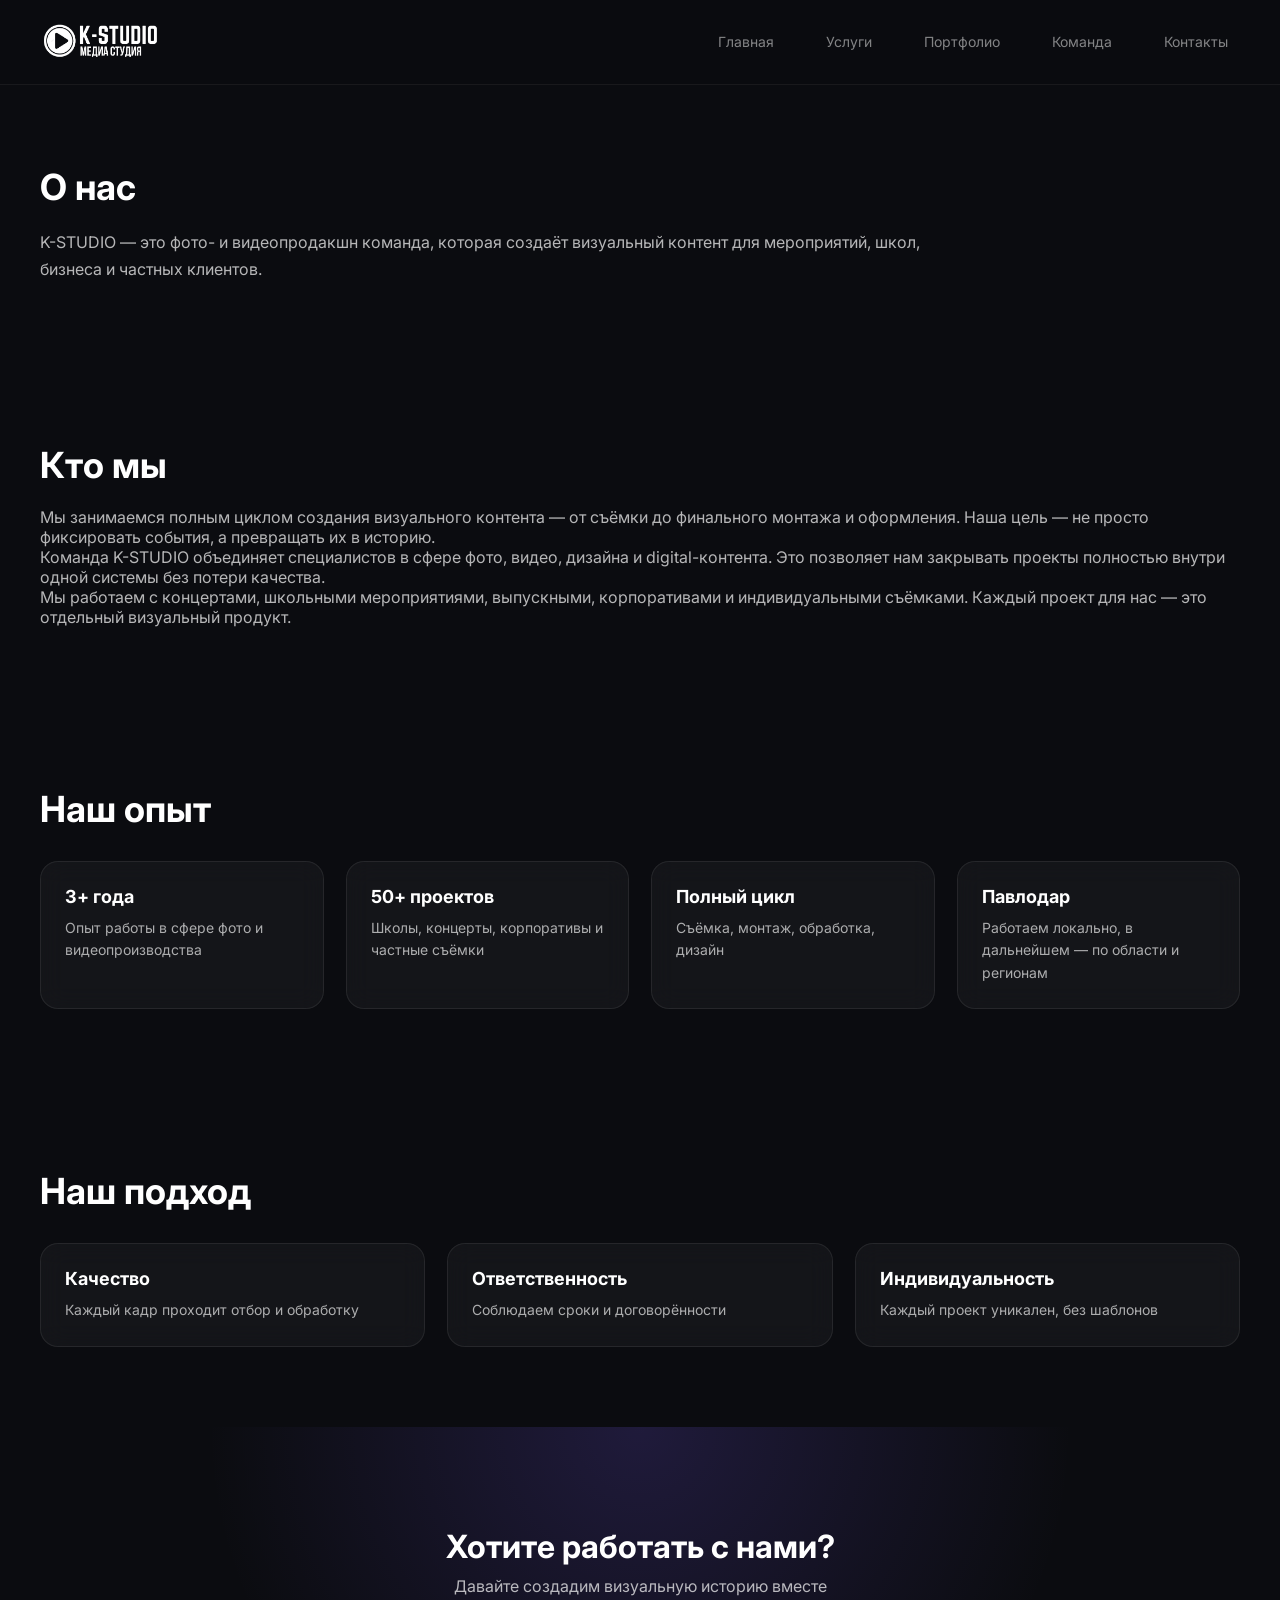
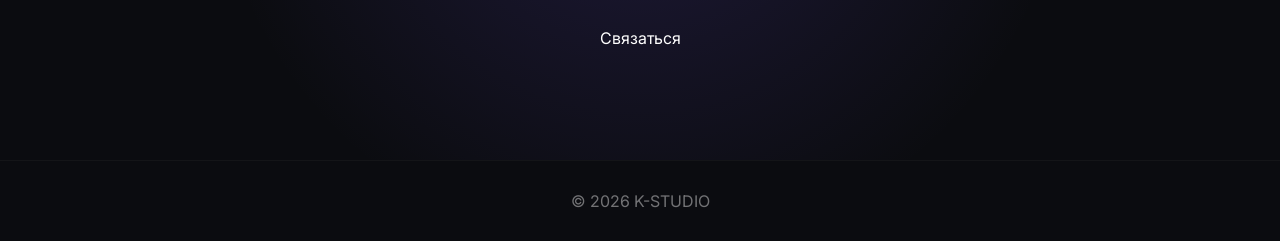
<file: pages/about.html>
<!DOCTYPE html>
<html lang="ru">
<head>
  <meta charset="UTF-8" />
  <meta name="viewport" content="width=device-width, initial-scale=1.0"/>
  <title>K-STUDIO | О нас</title>

  <link rel="stylesheet" href="../css/style.css">
  <link rel="shortcut icon" href="/assets/images/2.png" type="image/x-icon">
  <link href="https://fonts.googleapis.com/css2?family=Inter:wght@300;400;600;800&display=swap" rel="stylesheet">
</head>

<body>

<!-- HEADER -->
<header class="header">
  <div class="logo"><img src="/assets/images/1.png" alt=""></div>

<!-- BURGER -->
        <div class="burger" id="burger">
            <span></span>
            <span></span>
            <span></span>
        </div>

        <nav class="nav" id="nav">
    <a href="../index.html">Главная</a>
    <a href="services.html">Услуги</a>
    <a href="portfolio.html">Портфолио</a>
    <a href="team.html">Команда</a>
    <a href="contact.html">Контакты</a>
  </nav>
</header>

<!-- HERO -->
<section class="section">

  <h1 class="title">О нас</h1>

  <p style="color: rgba(255,255,255,0.7); max-width: 900px; line-height: 1.7;">
    K-STUDIO — это фото- и видеопродакшн команда, которая создаёт визуальный контент для мероприятий, школ, бизнеса и частных клиентов.
  </p>

</section>

<!-- ABOUT TEXT -->
<section class="section">

  <div class="services-intro">

    <h2 class="title">Кто мы</h2>

    <p class="intro-text">
      Мы занимаемся полным циклом создания визуального контента — от съёмки до финального монтажа и оформления.
      Наша цель — не просто фиксировать события, а превращать их в историю.
    </p>

    <p class="intro-text">
      Команда K-STUDIO объединяет специалистов в сфере фото, видео, дизайна и digital-контента.
      Это позволяет нам закрывать проекты полностью внутри одной системы без потери качества.
    </p>

    <p class="intro-text">
      Мы работаем с концертами, школьными мероприятиями, выпускными, корпоративами и индивидуальными съёмками.
      Каждый проект для нас — это отдельный визуальный продукт.
    </p>

  </div>

</section>

<!-- NUMBERS -->
<section class="section">

  <h2 class="title">Наш опыт</h2>

  <div class="services-grid">

    <div class="service-card">
      <h3>3+ года</h3>
      <p>Опыт работы в сфере фото и видеопроизводства</p>
    </div>

    <div class="service-card">
      <h3>50+ проектов</h3>
      <p>Школы, концерты, корпоративы и частные съёмки</p>
    </div>

    <div class="service-card">
      <h3>Полный цикл</h3>
      <p>Съёмка, монтаж, обработка, дизайн</p>
    </div>

    <div class="service-card">
      <h3>Павлодар</h3>
      <p>Работаем локально, в дальнейшем — по области и регионам</p>
    </div>

  </div>

</section>

<!-- PRINCIPLES -->
<section class="section">

  <h2 class="title">Наш подход</h2>

  <div class="services-grid">

    <div class="service-card">
      <h3>Качество</h3>
      <p>Каждый кадр проходит отбор и обработку</p>
    </div>

    <div class="service-card">
      <h3>Ответственность</h3>
      <p>Соблюдаем сроки и договорённости</p>
    </div>

    <div class="service-card">
      <h3>Индивидуальность</h3>
      <p>Каждый проект уникален, без шаблонов</p>
    </div>

  </div>

</section>

<!-- CTA -->
<section class="cta">

  <h2>Хотите работать с нами?</h2>

  <p style="color: rgba(255,255,255,0.7); margin-top: 10px;">
    Давайте создадим визуальную историю вместе
  </p>

  <a href="contact.html" class="btn">Связаться</a>

</section>

<!-- FOOTER -->
<footer class="footer">
  <p>© 2026 K-STUDIO</p>
</footer>


<script src="/js/main.js"></script>
</body>
</html>
</file>
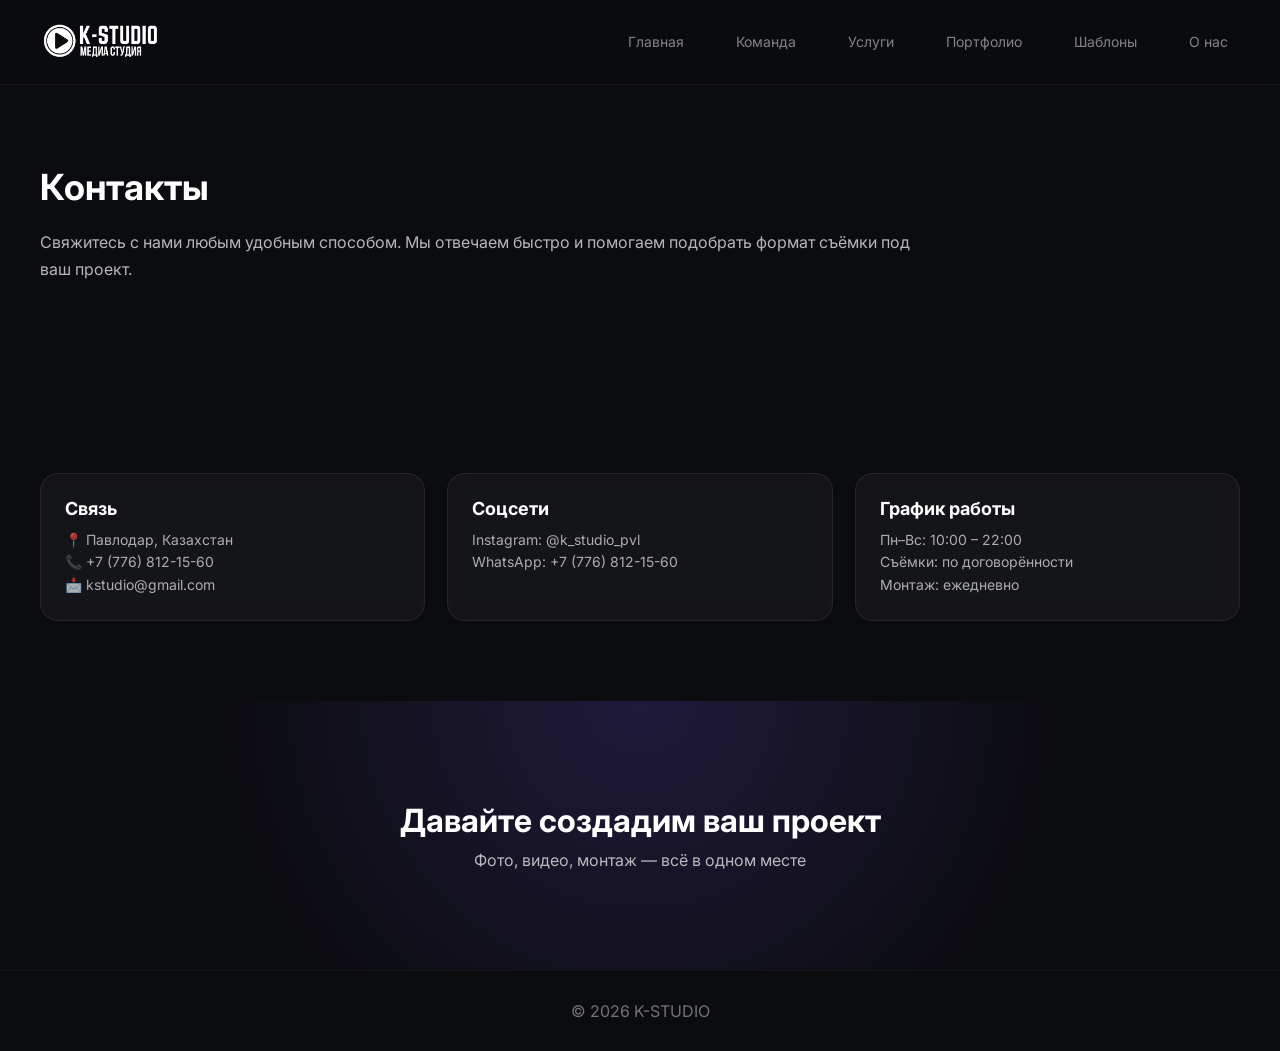
<file: pages/contact.html>
<!DOCTYPE html>
<html lang="ru">
<head>
  <meta charset="UTF-8" />
  <meta name="viewport" content="width=device-width, initial-scale=1.0"/>
  <title>K-STUDIO | Контакты</title>

  <link rel="stylesheet" href="../css/style.css">
  <link rel="shortcut icon" href="/assets/images/2.png" type="image/x-icon">
  <link href="https://fonts.googleapis.com/css2?family=Inter:wght@300;400;600;800&display=swap" rel="stylesheet">
</head>

<body>

<!-- HEADER -->
<header class="header">
  <div class="logo"><img src="/assets/images/1.png" alt=""></div>

  <!-- BURGER -->
        <div class="burger" id="burger">
            <span></span>
            <span></span>
            <span></span>
        </div>

        <nav class="nav" id="nav">
    <a href="../index.html">Главная</a>
    <a href="team.html">Команда</a>
    <a href="services.html">Услуги</a>
    <a href="portfolio.html">Портфолио</a>
    <a href="school-albums.html">Шаблоны</a>
    <a href="about.html">О нас</a>
  </nav>
</header>

<!-- HERO -->
<section class="section">

  <h1 class="title">Контакты</h1>

  <p style="color: rgba(255,255,255,0.7); max-width: 900px; line-height: 1.7;">
    Свяжитесь с нами любым удобным способом. Мы отвечаем быстро и помогаем подобрать формат съёмки под ваш проект.
  </p>

</section>

<!-- CONTACT BLOCK -->
<section class="section">

  <div class="services-grid">

    <!-- CONTACT INFO -->
    <div class="service-card">

      <h3>Связь</h3>

      <p>📍 Павлодар, Казахстан</p>
      <p>📞 +7 (776) 812-15-60</p>
      <p>📩 kstudio@gmail.com</p>

    </div>

    <!-- SOCIALS -->
    <div class="service-card">

      <h3>Соцсети</h3>

      <p><a href="https://www.instagram.com/k_studio_pvl">Instagram: @k_studio_pvl</a></p>
      <p><a href="https://wa.me/77768121560">WhatsApp: +7 (776) 812-15-60</a></p>
      <!-- <p>TikTok: @kstudio</p> -->
      <!-- <p>YouTube: K-STUDIO</p> -->

    </div>

    <!-- INFO -->
    <div class="service-card">

      <h3>График работы</h3>

      <p>Пн–Вс: 10:00 – 22:00</p>
      <p>Съёмки: по договорённости</p>
      <p>Монтаж: ежедневно</p>

    </div>

  </div>

</section>

<!-- CTA -->
<section class="cta">

  <h2>Давайте создадим ваш проект</h2>

  <p style="color: rgba(255,255,255,0.7); margin-top: 10px;">
    Фото, видео, монтаж — всё в одном месте
  </p>

</section>

<!-- FOOTER -->
<footer class="footer">
  <p>© 2026 K-STUDIO</p>
</footer>

<script src="/js/main.js"></script>
</body>
</html>
</file>
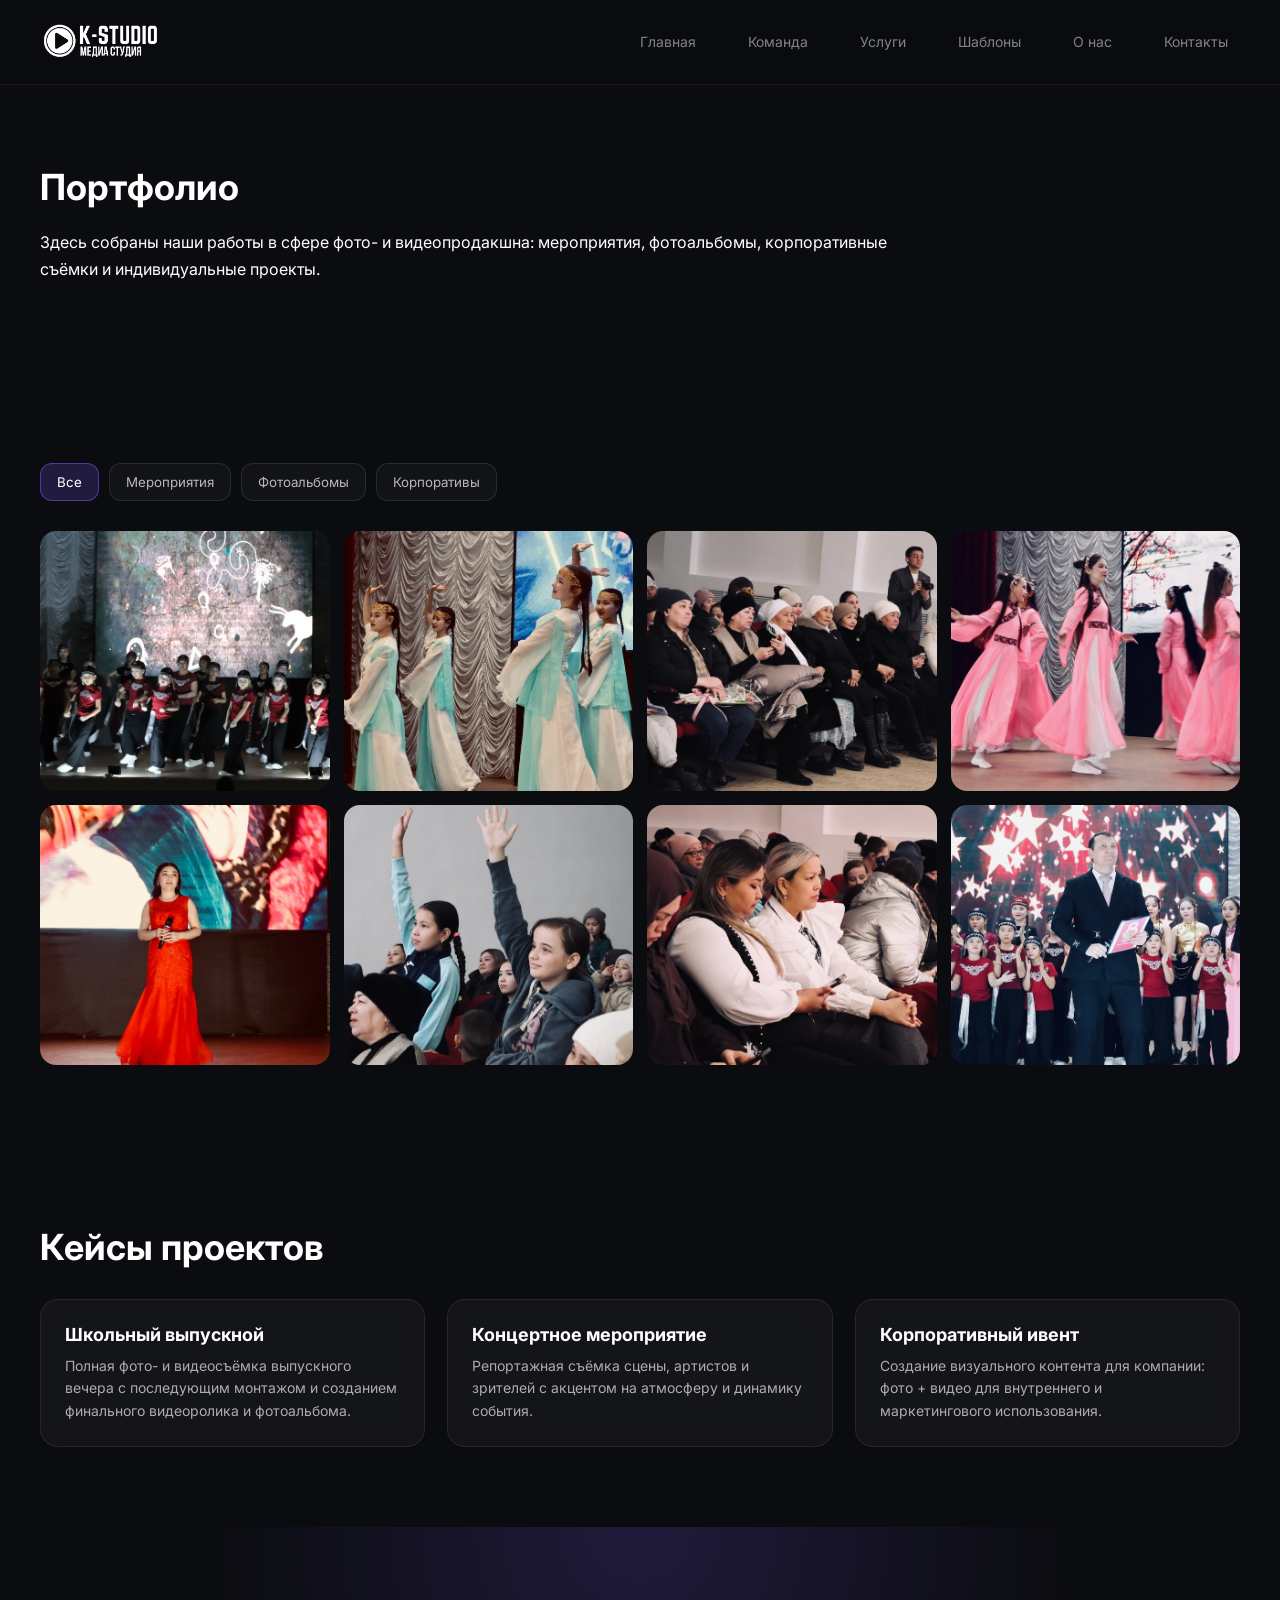
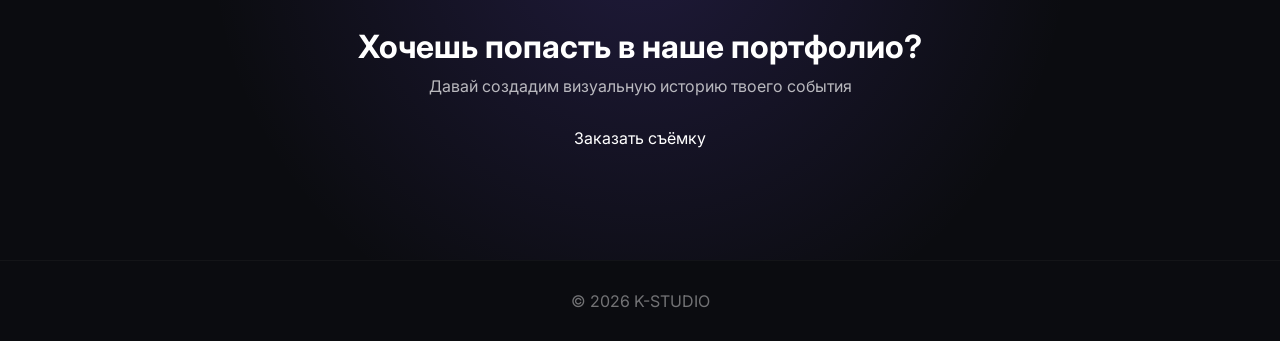
<file: pages/portfolio.html>
<!DOCTYPE html>
<html lang="ru">
<head>
  <meta charset="UTF-8" />
  <meta name="viewport" content="width=device-width, initial-scale=1.0"/>
  <title>K-STUDIO | Портфолио</title>

  <link rel="stylesheet" href="../css/style.css">
  <link rel="shortcut icon" href="/assets/images/2.png" type="image/x-icon">
  <link href="https://fonts.googleapis.com/css2?family=Inter:wght@300;400;600;800&display=swap" rel="stylesheet">
</head>

<body>

<!-- HEADER -->
<header class="header">
  <div class="logo"><img src="/assets/images/1.png" alt=""></div>

  <!-- BURGER -->
        <div class="burger" id="burger">
            <span></span>
            <span></span>
            <span></span>
        </div>

        <nav class="nav" id="nav">
    <a href="../index.html">Главная</a>
    <a href="team.html">Команда</a>
    <a href="services.html">Услуги</a>
    <a href="school-albums.html">Шаблоны</a>
    <a href="about.html">О нас</a>
    <a href="contact.html">Контакты</a>
  </nav>
</header>

<!-- HERO -->
<section class="section">

  <h1 class="title">Портфолио</h1>

  <p style="color: var(--muted); max-width: 900px; line-height: 1.7;">
    Здесь собраны наши работы в сфере фото- и видеопродакшна:
    мероприятия, фотоальбомы, корпоративные съёмки и индивидуальные проекты.
  </p>

</section>

<!-- FILTERS -->
<section class="section">

  <div class="portfolio-filters">

    <button class="filter-btn active" data-filter="all">Все</button>
    <button class="filter-btn" data-filter="events">Мероприятия</button>
    <button class="filter-btn" data-filter="albums">Фотоальбомы</button>
    <button class="filter-btn" data-filter="corporate">Корпоративы</button>

  </div>

  <!-- GALLERY -->
  <div class="portfolio-grid">

    <img src="../assets/images/portfolio/1.jpg" data-category="events" alt="">
    <img src="../assets/images/portfolio/2.jpg" data-category="events" alt="">
    <img src="../assets/images/portfolio/3.jpg" data-category="events" alt="">
    <img src="../assets/images/portfolio/4.jpg" data-category="events" alt="">
    <img src="../assets/images/portfolio/5.jpg" data-category="events" alt="">
    <img src="../assets/images/portfolio/6.jpg" data-category="events" alt="">
    <img src="../assets/images/portfolio/7.jpg" data-category="events" alt="">
    <img src="../assets/images/portfolio/8.jpg" data-category="events" alt="">

  </div>

</section>

<!-- CASES -->
<section class="section">

  <h2 class="title">Кейсы проектов</h2>

  <div class="services-grid">

    <div class="service-card">
      <h3>Школьный выпускной</h3>
      <p>
        Полная фото- и видеосъёмка выпускного вечера с последующим монтажом и созданием
        финального видеоролика и фотоальбома.
      </p>
    </div>

    <div class="service-card">
      <h3>Концертное мероприятие</h3>
      <p>
        Репортажная съёмка сцены, артистов и зрителей с акцентом на атмосферу и динамику события.
      </p>
    </div>

    <div class="service-card">
      <h3>Корпоративный ивент</h3>
      <p>
        Создание визуального контента для компании: фото + видео для внутреннего и маркетингового использования.
      </p>
    </div>

  </div>

</section>

<!-- CTA -->
<section class="cta">

  <h2>Хочешь попасть в наше портфолио?</h2>

  <p style="color: rgba(255,255,255,0.7); margin-top: 10px;">
    Давай создадим визуальную историю твоего события
  </p>

  <a href="contact.html" class="btn">Заказать съёмку</a>

</section>

<!-- FOOTER -->
<footer class="footer">
  <p>© 2026 K-STUDIO</p>
</footer>

<!-- JS FILTER -->
<script>
const buttons = document.querySelectorAll('.filter-btn');
const items = document.querySelectorAll('.portfolio-grid img');

buttons.forEach(btn => {
  btn.addEventListener('click', () => {

    buttons.forEach(b => b.classList.remove('active'));
    btn.classList.add('active');

    const filter = btn.dataset.filter;

    items.forEach(img => {
      const category = img.dataset.category;

      if (filter === 'all' || category === filter) {
        img.style.display = 'block';
      } else {
        img.style.display = 'none';
      }
    });

  });
});
</script>

<script src="/js/main.js"></script>
</body>
</html>
</file>
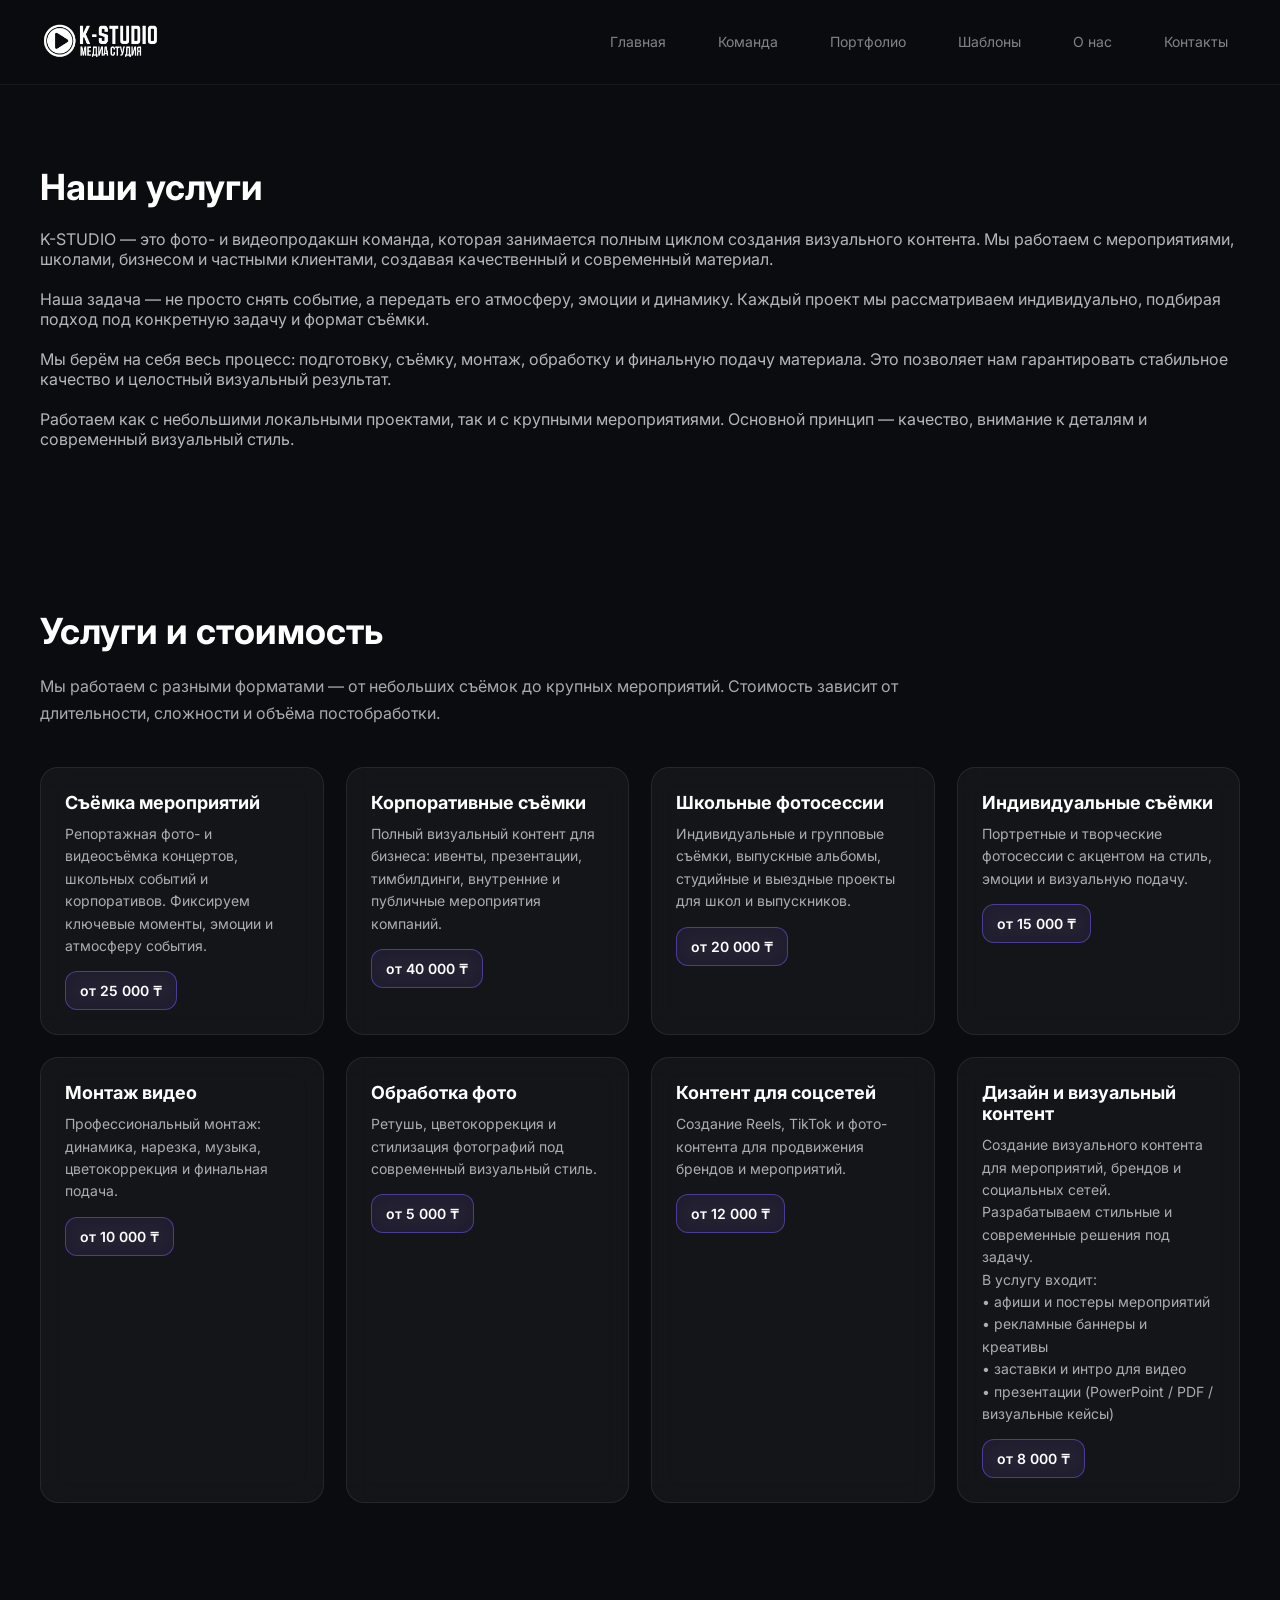
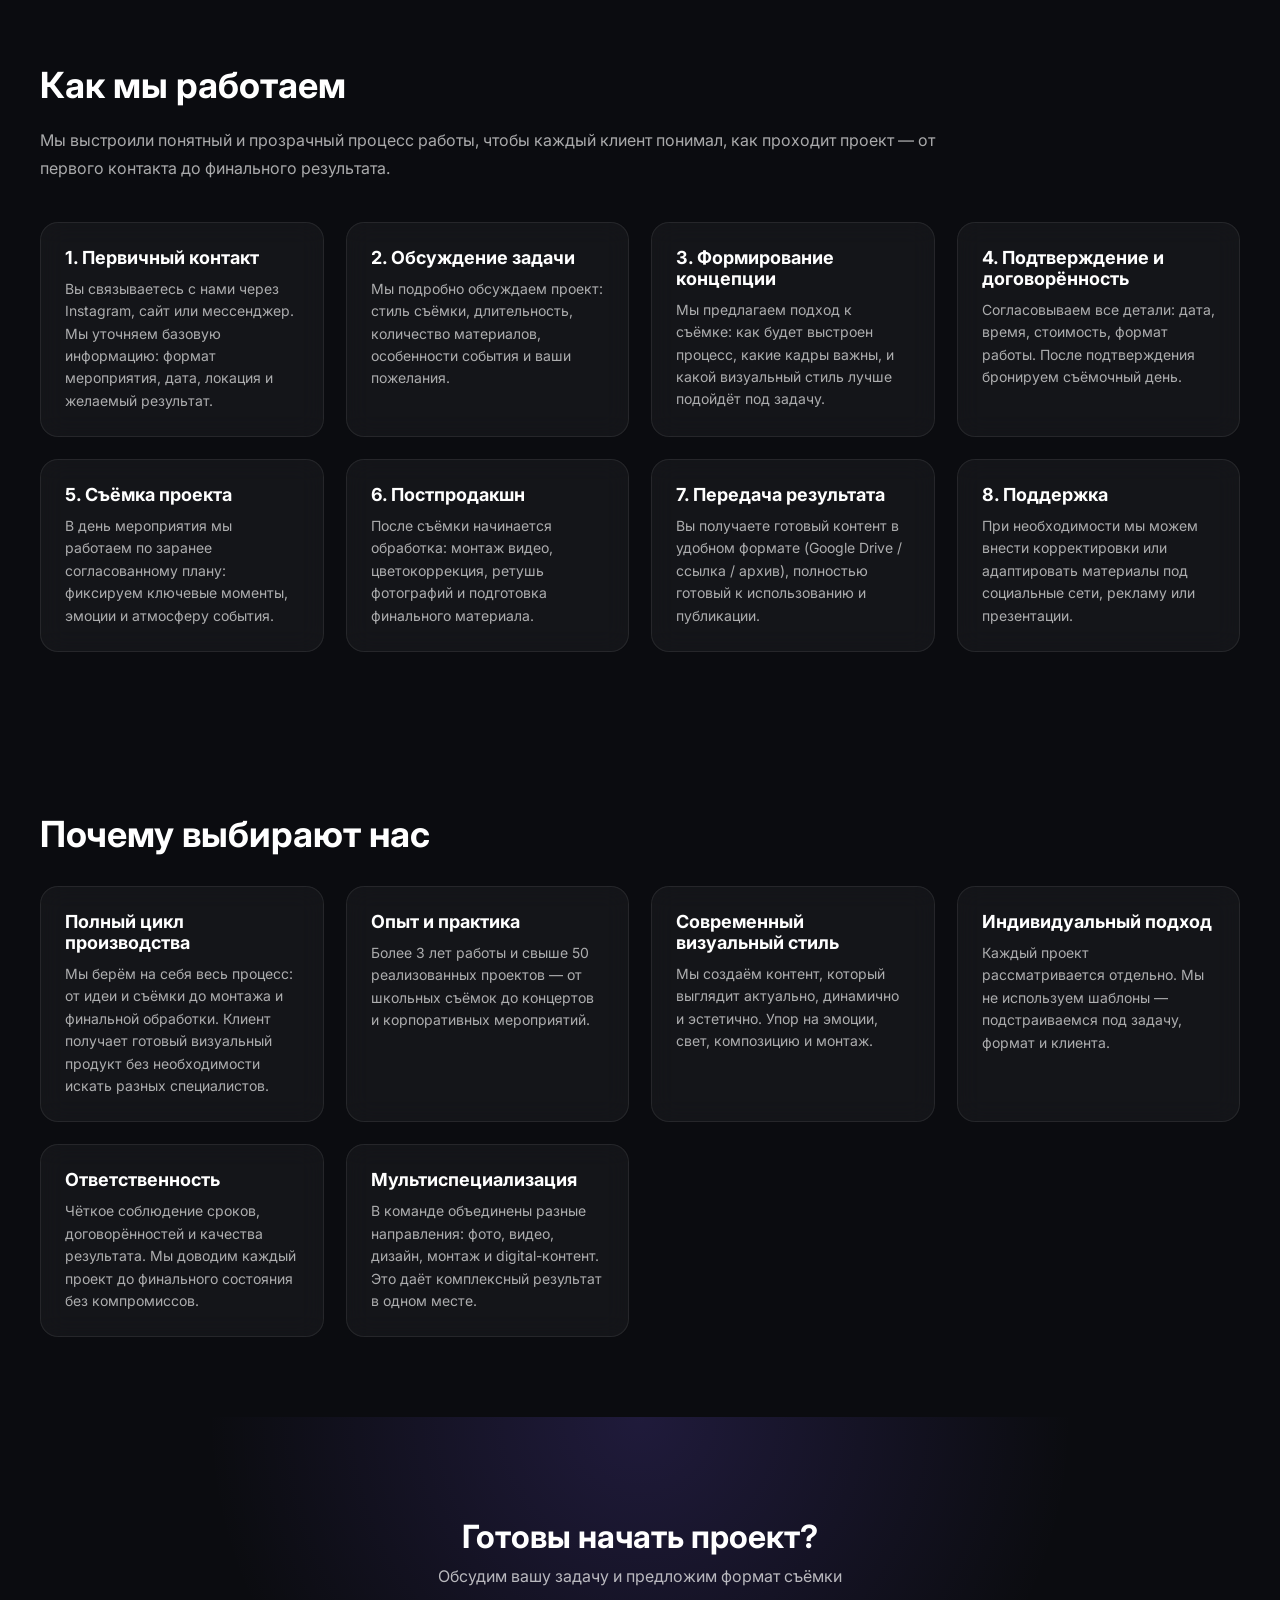
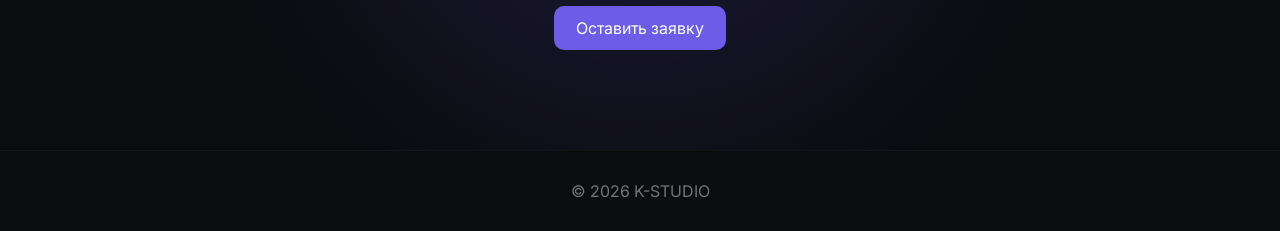
<file: pages/services.html>
<!DOCTYPE html>
<html lang="ru">
<head>
  <meta charset="UTF-8" />
  <meta name="viewport" content="width=device-width, initial-scale=1.0"/>
  <title>K-STUDIO | Услуги</title>

  <link rel="stylesheet" href="../css/style.css">
  <link rel="stylesheet" href="../css/variables.css">
  <link rel="shortcut icon" href="/assets/images/2.png" type="image/x-icon">
  <link href="https://fonts.googleapis.com/css2?family=Inter:wght@300;400;600;800&display=swap" rel="stylesheet">
</head>

<body>

<!-- HEADER -->
<header class="header">
  <div class="logo"><img src="/assets/images/1.png" alt=""></div>

  <!-- BURGER -->
        <div class="burger" id="burger">
            <span></span>
            <span></span>
            <span></span>
        </div>

        <nav class="nav" id="nav">
    <a href="../index.html">Главная</a>
    <a href="team.html">Команда</a>
    <a href="portfolio.html">Портфолио</a>
      <a href="school-albums.html">Шаблоны</a>
    <a href="about.html">О нас</a>
    <a href="contact.html">Контакты</a>
  </nav>
</header>

<!-- HERO SECTION -->
<section class="section">

  <h1 class="title">Наши услуги</h1>

  <p class="intro-text">
    K-STUDIO — это фото- и видеопродакшн команда, которая занимается полным циклом создания визуального контента.
    Мы работаем с мероприятиями, школами, бизнесом и частными клиентами, создавая качественный и современный материал.
  </p><br>

  <p class="intro-text">
    Наша задача — не просто снять событие, а передать его атмосферу, эмоции и динамику.
    Каждый проект мы рассматриваем индивидуально, подбирая подход под конкретную задачу и формат съёмки.
  </p><br>

  <p class="intro-text">
    Мы берём на себя весь процесс: подготовку, съёмку, монтаж, обработку и финальную подачу материала.
    Это позволяет нам гарантировать стабильное качество и целостный визуальный результат.
  </p><br>

  <p class="intro-text">
    Работаем как с небольшими локальными проектами, так и с крупными мероприятиями.
    Основной принцип — качество, внимание к деталям и современный визуальный стиль.
  </p>
</section>

<!-- WHAT WE DO -->
<section class="section">

  <h2 class="title">Услуги и стоимость</h2>

  <p style="color: var(--muted); max-width: 900px; line-height: 1.7; margin-bottom: 40px;">
    Мы работаем с разными форматами — от небольших съёмок до крупных мероприятий.
    Стоимость зависит от длительности, сложности и объёма постобработки.
  </p>

  <div class="services-grid">

    <div class="service-card">
      <h3>Съёмка мероприятий</h3>
      <p>
        Репортажная фото- и видеосъёмка концертов, школьных событий и корпоративов.
        Фиксируем ключевые моменты, эмоции и атмосферу события.
      </p>
      <div class="price-box">от 25 000 ₸</div>
    </div>

    <div class="service-card">
      <h3>Корпоративные съёмки</h3>
      <p>
        Полный визуальный контент для бизнеса: ивенты, презентации, тимбилдинги,
        внутренние и публичные мероприятия компаний.
      </p>
      <div class="price-box">от 40 000 ₸</div>
    </div>

    <div class="service-card">
      <h3>Школьные фотосессии</h3>
      <p>
        Индивидуальные и групповые съёмки, выпускные альбомы, студийные и выездные проекты
        для школ и выпускников.
      </p>
      <div class="price-box">от 20 000 ₸</div>
    </div>

    <div class="service-card">
      <h3>Индивидуальные съёмки</h3>
      <p>
        Портретные и творческие фотосессии с акцентом на стиль, эмоции и визуальную подачу.
      </p>
      <div class="price-box">от 15 000 ₸</div>
    </div>

    <div class="service-card">
      <h3>Монтаж видео</h3>
      <p>
        Профессиональный монтаж: динамика, нарезка, музыка, цветокоррекция и финальная подача.
      </p>
      <div class="price-box">от 10 000 ₸</div>
    </div>

    <div class="service-card">
      <h3>Обработка фото</h3>
      <p>
        Ретушь, цветокоррекция и стилизация фотографий под современный визуальный стиль.
      </p>
      <div class="price-box">от 5 000 ₸</div>
    </div>

    <div class="service-card">
      <h3>Контент для соцсетей</h3>
      <p>
        Создание Reels, TikTok и фото-контента для продвижения брендов и мероприятий.
      </p>
      <div class="price-box">от 12 000 ₸</div>
    </div>

    <div class="service-card">
  <h3>Дизайн и визуальный контент</h3>
  <p>
    Создание визуального контента для мероприятий, брендов и социальных сетей.
    Разрабатываем стильные и современные решения под задачу.
  </p>
  <p>
    В услугу входит:
    <br>• афиши и постеры мероприятий
    <br>• рекламные баннеры и креативы
    <br>• заставки и интро для видео
    <br>• презентации (PowerPoint / PDF / визуальные кейсы)
  </p>
  <div class="price-box">от 8 000 ₸</div>
</div>

  </div>

</section>

<!-- PROCESS -->
<section class="section">

  <h2 class="title">Как мы работаем</h2>

  <p style="color: var(--muted); max-width: 900px; line-height: 1.7; margin-bottom: 40px;">
    Мы выстроили понятный и прозрачный процесс работы, чтобы каждый клиент понимал, как проходит проект —
    от первого контакта до финального результата.
  </p>

  <div class="services-grid">

    <div class="service-card">
      <h3>1. Первичный контакт</h3>
      <p>
        Вы связываетесь с нами через Instagram, сайт или мессенджер.
        Мы уточняем базовую информацию: формат мероприятия, дата, локация и желаемый результат.
      </p>
    </div>

    <div class="service-card">
      <h3>2. Обсуждение задачи</h3>
      <p>
        Мы подробно обсуждаем проект: стиль съёмки, длительность, количество материалов,
        особенности события и ваши пожелания.
      </p>
    </div>

    <div class="service-card">
      <h3>3. Формирование концепции</h3>
      <p>
        Мы предлагаем подход к съёмке: как будет выстроен процесс, какие кадры важны,
        и какой визуальный стиль лучше подойдёт под задачу.
      </p>
    </div>

    <div class="service-card">
      <h3>4. Подтверждение и договорённость</h3>
      <p>
        Согласовываем все детали: дата, время, стоимость, формат работы.
        После подтверждения бронируем съёмочный день.
      </p>
    </div>

    <div class="service-card">
      <h3>5. Съёмка проекта</h3>
      <p>
        В день мероприятия мы работаем по заранее согласованному плану:
        фиксируем ключевые моменты, эмоции и атмосферу события.
      </p>
    </div>

    <div class="service-card">
      <h3>6. Постпродакшн</h3>
      <p>
        После съёмки начинается обработка: монтаж видео, цветокоррекция,
        ретушь фотографий и подготовка финального материала.
      </p>
    </div>

    <div class="service-card">
      <h3>7. Передача результата</h3>
      <p>
        Вы получаете готовый контент в удобном формате (Google Drive / ссылка / архив),
        полностью готовый к использованию и публикации.
      </p>
    </div>

    <div class="service-card">
      <h3>8. Поддержка</h3>
      <p>
        При необходимости мы можем внести корректировки или адаптировать материалы
        под социальные сети, рекламу или презентации.
      </p>
    </div>

  </div>

</section>

<!-- VALUE -->
<section class="section">

  <h2 class="title">Почему выбирают нас</h2>

  <div class="services-grid">

    <div class="service-card">
      <h3>Полный цикл производства</h3>
      <p>
        Мы берём на себя весь процесс: от идеи и съёмки до монтажа и финальной обработки.
        Клиент получает готовый визуальный продукт без необходимости искать разных специалистов.
      </p>
    </div>

    <div class="service-card">
      <h3>Опыт и практика</h3>
      <p>
        Более 3 лет работы и свыше 50 реализованных проектов — от школьных съёмок до концертов
        и корпоративных мероприятий.
      </p>
    </div>

    <div class="service-card">
      <h3>Современный визуальный стиль</h3>
      <p>
        Мы создаём контент, который выглядит актуально, динамично и эстетично.
        Упор на эмоции, свет, композицию и монтаж.
      </p>
    </div>

    <div class="service-card">
      <h3>Индивидуальный подход</h3>
      <p>
        Каждый проект рассматривается отдельно. Мы не используем шаблоны —
        подстраиваемся под задачу, формат и клиента.
      </p>
    </div>

    <div class="service-card">
      <h3>Ответственность</h3>
      <p>
        Чёткое соблюдение сроков, договорённостей и качества результата.
        Мы доводим каждый проект до финального состояния без компромиссов.
      </p>
    </div>

    <div class="service-card">
      <h3>Мультиспециализация</h3>
      <p>
        В команде объединены разные направления: фото, видео, дизайн, монтаж и digital-контент.
        Это даёт комплексный результат в одном месте.
      </p>
    </div>

  </div>

</section>

<!-- CTA -->
<section class="cta">

  <h2>Готовы начать проект?</h2>

  <p style="color: rgba(255,255,255,0.7); margin-top: 10px;">
    Обсудим вашу задачу и предложим формат съёмки
  </p>

  <a href="contact.html" class="btn">Оставить заявку</a>

</section>

<!-- FOOTER -->
<footer class="footer">
  <p>© 2026 K-STUDIO</p>
</footer>

<script src="/js/main.js"></script>
</body>
</html>
</file>
<file: css/style.css>
* {
  margin: 0;
  padding: 0;
  box-sizing: border-box;
  font-family: Inter, sans-serif;
}

body {
  background: var(--bg);
  color: var(--text);
}

/* HEADER */
.header {
  position: fixed;
  top: 0;
  width: 100%;
  padding: 20px 40px;
  display: flex;
  justify-content: space-between;
  align-items: center;
  backdrop-filter: blur(14px);
  z-index: 1000;
}

.logo {
  font-weight: 800;
  letter-spacing: 2px;
}

.nav a {
  margin: 0 12px;
  text-decoration: none;
  color: var(--text);
  opacity: 0.7;
  font-size: 14px;
  transition: 0.3s;
}

.nav a:hover {
  opacity: 1;
}

/* HERO */
.hero {
  height: 100vh;
  position: relative;
  display: flex;
  align-items: center;
  justify-content: center;
  text-align: center;
}

.hero-video {
  position: absolute;
  width: 100%;
  height: 100%;
  object-fit: cover;
  z-index: -2;
}

.hero-overlay {
  position: absolute;
  width: 100%;
  height: 100%;
  background: rgba(0,0,0,0.65);
  z-index: -1;
}

.hero-content h1 {
  font-size: 54px;
  font-weight: 800;
}

.hero-content p {
  margin-top: 12px;
  color: var(--muted);
}

/* BUTTON */
.btn {
  display: inline-block;
  margin-top: 20px;
  padding: 12px 22px;
  background: var(--accent);
  color: white;
  border-radius: 10px;
  text-decoration: none;
  transition: 0.3s;
}

.btn:hover {
  transform: translateY(-3px);
}

/* SECTIONS */
.section {
  padding: 100px 40px;
}

.title {
  font-size: 34px;
  margin-bottom: 30px;
}

/* GRID */
.grid {
  display: grid;
  grid-template-columns: repeat(auto-fit, minmax(220px, 1fr));
  gap: 20px;
}

.card {
  background: var(--card);
  border: 1px solid var(--border);
  padding: 20px;
  border-radius: 16px;
  transition: 0.3s;
}

.card:hover {
  transform: translateY(-6px);
}

/* PORTFOLIO */
.portfolio-grid {
  display: grid;
  grid-template-columns: repeat(auto-fit, minmax(260px, 1fr));
  gap: 15px;
}

.portfolio-grid img {
  width: 100%;
  height: 260px;
  object-fit: cover;
  border-radius: 16px;
  transition: 0.3s;
}

.portfolio-grid img:hover {
  transform: scale(1.03);
}

/* CTA */
.cta {
  text-align: center;
  padding: 120px 40px;
  background: linear-gradient(45deg, var(--accent), #2d3436);
}

/* FOOTER */
.footer {
  text-align: center;
  padding: 40px;
  opacity: 0.6;
}

.hero-overlay {
  position: absolute;
  inset: 0;
  background: linear-gradient(
    180deg,
    rgba(0,0,0,0.6),
    rgba(0,0,0,0.85)
  );
  z-index: -1;
}

.hero-video {
  position: absolute;
  inset: 0;
  width: 100%;
  height: 100%;
  object-fit: cover;
  z-index: -2;
  filter: saturate(1.1) contrast(1.1);
}

.hero-content {
  animation: fadeUp 1.2s ease forwards;
}

@keyframes fadeUp {
  from {
    opacity: 0;
    transform: translateY(20px);
  }
  to {
    opacity: 1;
    transform: translateY(0);
  }
}

/* === INFO BLOCK (K-STUDIO PREMIUM) === */

.info-section {
  padding: 110px 40px;
}

.info-grid {
  display: grid;
  grid-template-columns: repeat(auto-fit, minmax(280px, 1fr));
  gap: 22px;
}

/* карточка */
.info-card {
  background: rgba(255, 255, 255, 0.04);
  border: 1px solid rgba(255, 255, 255, 0.08);
  border-radius: 18px;
  padding: 26px;
  backdrop-filter: blur(14px);
  transition: all 0.35s ease;
  position: relative;
  overflow: hidden;
}

/* мягкий световой акцент */
.info-card::before {
  content: "";
  position: absolute;
  top: -40%;
  left: -40%;
  width: 200%;
  height: 200%;
  background: radial-gradient(
    circle,
    rgba(124, 92, 255, 0.18),
    transparent 60%
  );
  opacity: 0;
  transition: 0.4s ease;
}

/* hover эффект */
.info-card:hover {
  transform: translateY(-10px);
  border-color: rgba(124, 92, 255, 0.4);
  box-shadow: 0 25px 60px rgba(0, 0, 0, 0.5);
}

.info-card:hover::before {
  opacity: 1;
}

/* заголовок */
.info-card h3 {
  font-size: 18px;
  margin-bottom: 12px;
  color: #fff;
  letter-spacing: 0.5px;
}

/* текст */
.info-card p {
  font-size: 14px;
  line-height: 1.7;
  color: rgba(255, 255, 255, 0.65);
}

/* акцентные слова (если используешь <b>) */
.info-card b {
  color: #ffffff;
}

.services-grid {
  display: grid;
  grid-template-columns: repeat(auto-fit, minmax(260px, 1fr));
  gap: 22px;
}

.service-card {
  background: rgba(255, 255, 255, 0.04);
  border: 1px solid rgba(255, 255, 255, 0.08);
  border-radius: 18px;
  padding: 24px;
  transition: 0.35s ease;
  backdrop-filter: blur(12px);
  position: relative;
  overflow: hidden;
}

.service-card:hover {
  transform: translateY(-8px);
  border-color: rgba(124, 92, 255, 0.4);
  box-shadow: 0 20px 50px rgba(0, 0, 0, 0.45);
}

/* заголовок */
.service-card h3 {
  font-size: 18px;
  margin-bottom: 10px;
  color: #fff;
}

/* описание снизу */
.service-card p {
  font-size: 14px;
  line-height: 1.6;
  color: rgba(255, 255, 255, 0.65);
}

.price-box {
  margin-top: 14px;
  padding: 10px 14px;
  border: 1px solid rgba(124, 92, 255, 0.5);
  border-radius: 12px;
  display: inline-block;
  color: #fff;
  font-weight: 600;
  font-size: 14px;
  background: rgba(124, 92, 255, 0.08);
  backdrop-filter: blur(10px);
  transition: 0.3s ease;
}

.service-card:hover .price-box {
  background: rgba(124, 92, 255, 0.18);
  transform: scale(1.03);
}

/* =========================
   BASE (фикс тёмной темы)
========================= */

body {
  margin: 0;
  font-family: 'Inter', sans-serif;
  background: #0b0c10;
  color: #ffffff;
}

* {
  box-sizing: border-box;
}

/* =========================
   LAYOUT
========================= */

.section {
  padding: 80px 40px;
}

/* заголовки */
.title {
  font-size: 36px;
  font-weight: 700;
  margin-bottom: 20px;
  color: #ffffff;
}

/* мутный текст */
p {
  color: rgba(255,255,255,0.7);
}

/* =========================
   HEADER (если нет в общем CSS)
========================= */

.header {
  display: flex;
  justify-content: space-between;
  align-items: center;
  padding: 20px 40px;
  border-bottom: 1px solid rgba(255,255,255,0.06);
  background: rgba(11,12,16,0.8);
  backdrop-filter: blur(10px);
}

.logo {
  font-weight: 800;
  letter-spacing: 2px;
  color: #fff;
}

.nav a {
  margin-left: 20px;
  text-decoration: none;
  color: rgba(255,255,255,0.7);
  transition: 0.3s;
}

.nav a:hover {
  color: #fff;
}

/* =========================
   FILTER BUTTONS
========================= */

.portfolio-filters {
  display: flex;
  gap: 10px;
  flex-wrap: wrap;
  margin: 20px 0 30px;
}

.filter-btn {
  padding: 10px 16px;
  border-radius: 12px;
  border: 1px solid rgba(255,255,255,0.1);
  background: rgba(255,255,255,0.03);
  color: rgba(255,255,255,0.7);
  cursor: pointer;
  transition: 0.3s;
}

.filter-btn:hover {
  border-color: rgba(124,92,255,0.4);
  color: #fff;
}

.filter-btn.active {
  background: rgba(124,92,255,0.2);
  border-color: rgba(124,92,255,0.5);
  color: #fff;
}

/* =========================
   GALLERY
========================= */

.portfolio-grid {
  display: grid;
  grid-template-columns: repeat(auto-fit, minmax(240px, 1fr));
  gap: 14px;
}

.portfolio-grid img {
  width: 100%;
  height: 260px;
  object-fit: cover;
  border-radius: 16px;
  transition: 0.35s ease;
  display: block;
}

.portfolio-grid img:hover {
  transform: scale(1.04);
}

/* =========================
   CARDS (cases)
========================= */

.services-grid {
  display: grid;
  grid-template-columns: repeat(auto-fit, minmax(260px, 1fr));
  gap: 22px;
  margin-top: 30px;
}

.service-card {
  background: rgba(255,255,255,0.04);
  border: 1px solid rgba(255,255,255,0.08);
  border-radius: 18px;
  padding: 24px;
  transition: 0.3s ease;
}

.service-card:hover {
  transform: translateY(-8px);
  border-color: rgba(124,92,255,0.4);
  box-shadow: 0 20px 50px rgba(0,0,0,0.5);
}

.service-card h3 {
  color: #fff;
  margin-bottom: 10px;
}

.service-card p {
  color: rgba(255,255,255,0.65);
  line-height: 1.6;
}

.service-card a{
    text-decoration: none;
    color: rgba(255,255,255,0.65);
}

.service-card a:hover{
    color: rgba(126, 126, 126, 0.65);
}
/* =========================
   CTA
========================= */

.cta {
  text-align: center;
  padding: 100px 40px;
  background: radial-gradient(circle at top, rgba(124,92,255,0.18), transparent 60%);
}

.cta h2 {
  font-size: 32px;
  margin-bottom: 10px;
  color: #fff;
}

/* =========================
   FOOTER
========================= */

.footer {
  text-align: center;
  padding: 30px;
  border-top: 1px solid rgba(255,255,255,0.06);
  color: rgba(255,255,255,0.5);
}

/* =========================
   RESPONSIVE
========================= */

@media (max-width: 768px) {
  .section {
    padding: 60px 20px;
  }

  .portfolio-grid img {
    height: 220px;
  }
}

.team-grid {
  display: grid;
  grid-template-columns: repeat(auto-fit, minmax(260px, 1fr));
  gap: 22px;
  margin-top: 30px;
}

.team-card {
  background: rgba(255,255,255,0.04);
  border: 1px solid rgba(255,255,255,0.08);
  border-radius: 18px;
  padding: 20px;
  transition: 0.3s ease;
}

.team-card:hover {
  transform: translateY(-8px);
  border-color: rgba(124,92,255,0.4);
  box-shadow: 0 20px 50px rgba(0,0,0,0.5);
}

.team-card img {
  width: 100%;
  height: 220px;
  object-fit: cover;
  border-radius: 14px;
  margin-bottom: 14px;
}

.team-card h3 {
  color: #fff;
  margin-bottom: 4px;
}

.role {
  font-size: 13px;
  color: rgba(124,92,255,0.9);
  margin-bottom: 10px;
}

.team-card p {
  color: rgba(255,255,255,0.65);
  line-height: 1.6;
  font-size: 14px;
}

.lightbox {
  position: fixed;
  top: 0;
  left: 0;
  width: 100%;
  height: 100%;
  background: rgba(0,0,0,0.92);
  display: none;
  align-items: center;
  justify-content: center;
  z-index: 9999;
}

.lightbox img {
  max-width: 85%;
  max-height: 85%;
  border-radius: 12px;
}

.lightbox .close {
  position: absolute;
  top: 20px;
  right: 30px;
  font-size: 36px;
  color: #fff;
  cursor: pointer;
}

.lightbox .nav {
  position: absolute;
  top: 50%;
  transform: translateY(-50%);
  font-size: 40px;
  color: #fff;
  background: none;
  border: none;
  cursor: pointer;
  padding: 10px;
}

.lightbox .prev {
  left: 20px;
}

.lightbox .next {
  right: 20px;
}   

.contact-form {
  max-width: 700px;
  display: flex;
  flex-direction: column;
  gap: 12px;
}

.contact-form input,
.contact-form textarea {
  padding: 14px;
  border-radius: 12px;
  border: 1px solid rgba(255,255,255,0.1);
  background: rgba(255,255,255,0.03);
  color: #fff;
  outline: none;
}

.contact-form textarea {
  min-height: 120px;
  resize: none;
}

.contact-form button {
  padding: 14px;
  border: none;
  border-radius: 12px;
  background: rgba(124,92,255,0.7);
  color: #fff;
  cursor: pointer;
  transition: 0.3s;
}

.contact-form button:hover {
  background: rgba(124,92,255,1);
}

/* ===== HEADER BASE ===== */

.header {
  display: flex;
  justify-content: space-between;
  align-items: center;
  padding: 20px 40px;
  position: relative;
  z-index: 1000;
}

/* ===== NAV DESKTOP ===== */

.nav {
  display: flex;
  gap: 20px;
}

.nav a {
  color: rgba(255,255,255,0.7);
  text-decoration: none;
  transition: 0.3s;
}

.nav a:hover {
  color: #fff;
}

/* ===== BURGER ===== */

.burger {
  display: none;
  flex-direction: column;
  gap: 5px;
  cursor: pointer;
}

.burger span {
  width: 25px;
  height: 2px;
  background: #fff;
  transition: 0.3s;
}

/* ===== MOBILE ===== */

@media (max-width: 768px) {

  .burger {
    display: flex;
  }

  .nav {
    position: absolute;
    top: 70px;
    right: 0;
    width: 100%;
    background: rgba(11,12,16,0.98);
    backdrop-filter: blur(10px);

    flex-direction: column;
    align-items: center;
    gap: 25px;

    padding: 30px 0;

    display: none;
  }

  .nav.active {
    display: flex;
  }
}

@media (max-width: 768px) {

  .hero h1,
  .banner h1,
  .title {
    font-size: 28px;
    line-height: 1.2;
    text-align: center;
  }

  .hero p,
  .banner p {
    font-size: 14px;
    line-height: 1.6;
    text-align: center;
    padding: 0 15px;
  }

}

.logo img{
    width: 120px;
    padding: 0;
    margin: 0;
}
</file>
<file: css/variables.css>
:root {
  --bg: #0b0b0f;
  --card: #141420;
  --text: #ffffff;
  --muted: rgba(255,255,255,0.65);
  --border: rgba(255,255,255,0.08);
  --accent: #6c5ce7;
}
</file>
